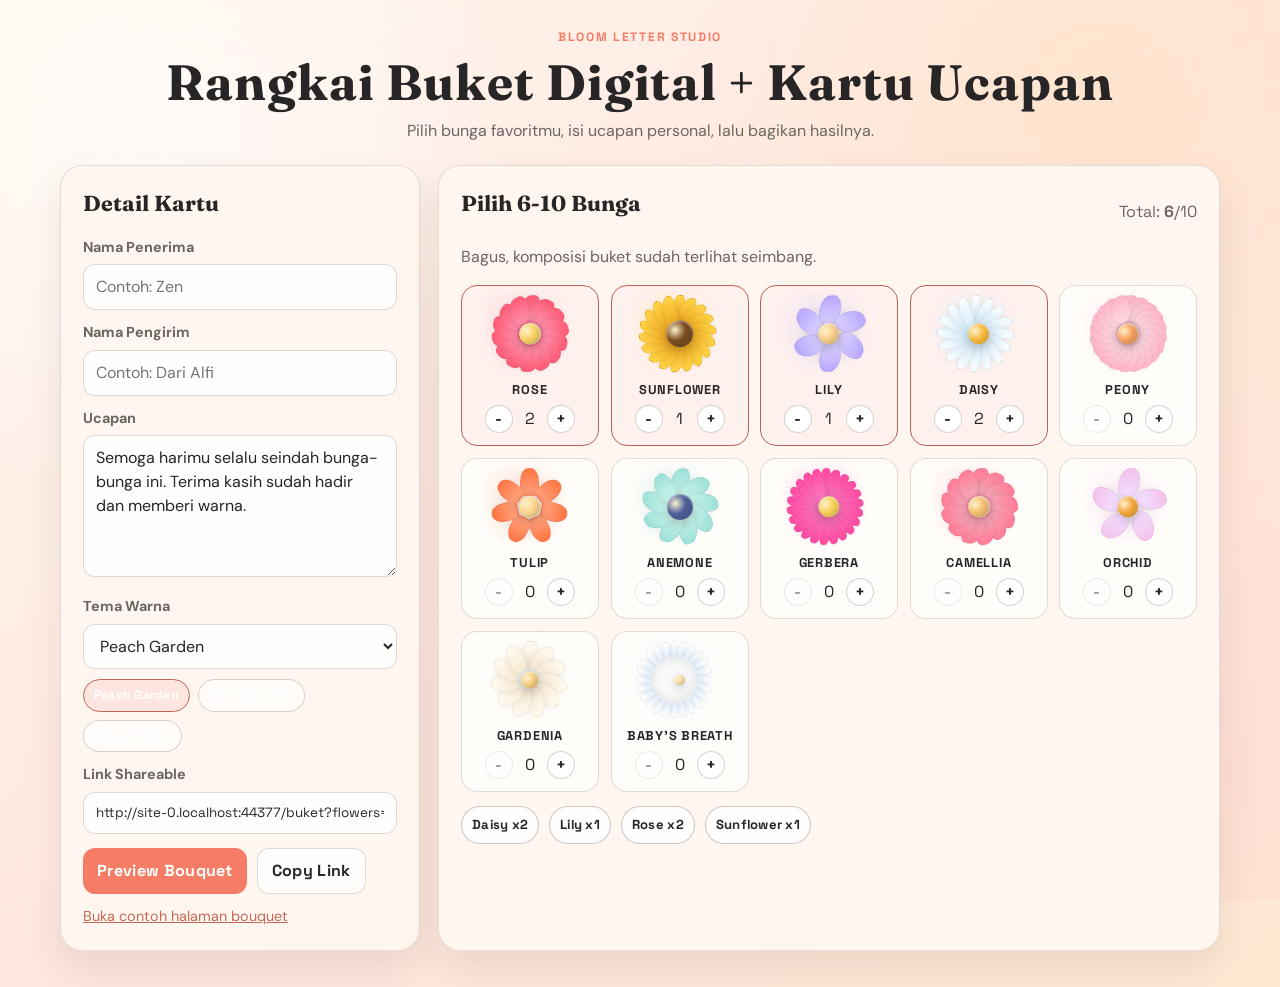
<file: index.html>
<!doctype html>
<html lang="id">
  <head>
    <meta charset="UTF-8" />
    <meta name="viewport" content="width=device-width, initial-scale=1.0" />
    <title>Bloom Letter Studio | Custom Bouquet Card</title>
    <meta
      name="description"
      content="Buat kartu ucapan buket bunga yang bisa di-custom dan dibagikan lewat link."
    />
    <link rel="preconnect" href="https://fonts.googleapis.com" />
    <link rel="preconnect" href="https://fonts.gstatic.com" crossorigin />
    <link
      href="https://fonts.googleapis.com/css2?family=DM+Sans:wght@400;500;700&family=Fraunces:opsz,wght@9..144,500;9..144,700&family=Space+Grotesk:wght@500;700&display=swap"
      rel="stylesheet"
    />
    <link rel="stylesheet" href="./styles/layout.css" />
    <link rel="stylesheet" href="./styles/flower.css" />
    <link rel="stylesheet" href="./styles/animation.css" />
    <link rel="stylesheet" href="./styles/index.css" />
    <script src="./scripts/options.js" defer></script>
    <script src="./scripts/index.js" defer></script>
  </head>
  <body data-page="customizer" data-theme="peach">
    <main class="page page-customizer">
      <header class="hero">
        <p class="eyebrow">Bloom Letter Studio</p>
        <h1>Rangkai Buket Digital + Kartu Ucapan</h1>
        <p class="subtitle">
          Pilih bunga favoritmu, isi ucapan personal, lalu bagikan hasilnya.
        </p>
      </header>

      <section class="customizer-layout">
        <article class="panel panel-form">
          <h2>Detail Kartu</h2>

          <label class="field-label" for="recipientInput">Nama Penerima</label>
          <input id="recipientInput" type="text" placeholder="Contoh: Zen" maxlength="60" />

          <label class="field-label" for="senderInput">Nama Pengirim</label>
          <input id="senderInput" type="text" placeholder="Contoh: Dari Alfi" maxlength="60" />

          <label class="field-label" for="messageInput">Ucapan</label>
          <textarea id="messageInput" rows="5" maxlength="260"></textarea>

          <label class="field-label" for="themeInput">Tema Warna</label>
          <select id="themeInput"></select>

          <div id="themeQuickPick" class="theme-quick-pick" aria-label="Tema cepat"></div>

          <label class="field-label" for="shareLink">Link Shareable</label>
          <input id="shareLink" type="text" readonly />

          <div class="button-row">
            <button id="previewButton" type="button">Preview Bouquet</button>
            <button id="copyButton" type="button" class="button-soft">Copy Link</button>
          </div>

          <a class="text-link" href="./buket" target="_blank" rel="noopener noreferrer"
            >Buka contoh halaman bouquet</a
          >
        </article>

        <article class="panel panel-picker">
          <div class="picker-head">
            <h2>Pilih 6-10 Bunga</h2>
            <p>Total: <strong id="totalValue">0</strong>/10</p>
          </div>

          <p id="selectionHelper" class="picker-helper">
            Rekomendasi: 6-10 bunga untuk susunan buket yang lebih cantik.
          </p>

          <div id="flowerPicker" class="flower-picker" aria-label="Daftar bunga"></div>

          <div id="selectionChips" class="selection-chips" aria-live="polite"></div>
        </article>
      </section>
    </main>
  </body>
</html>
</file>
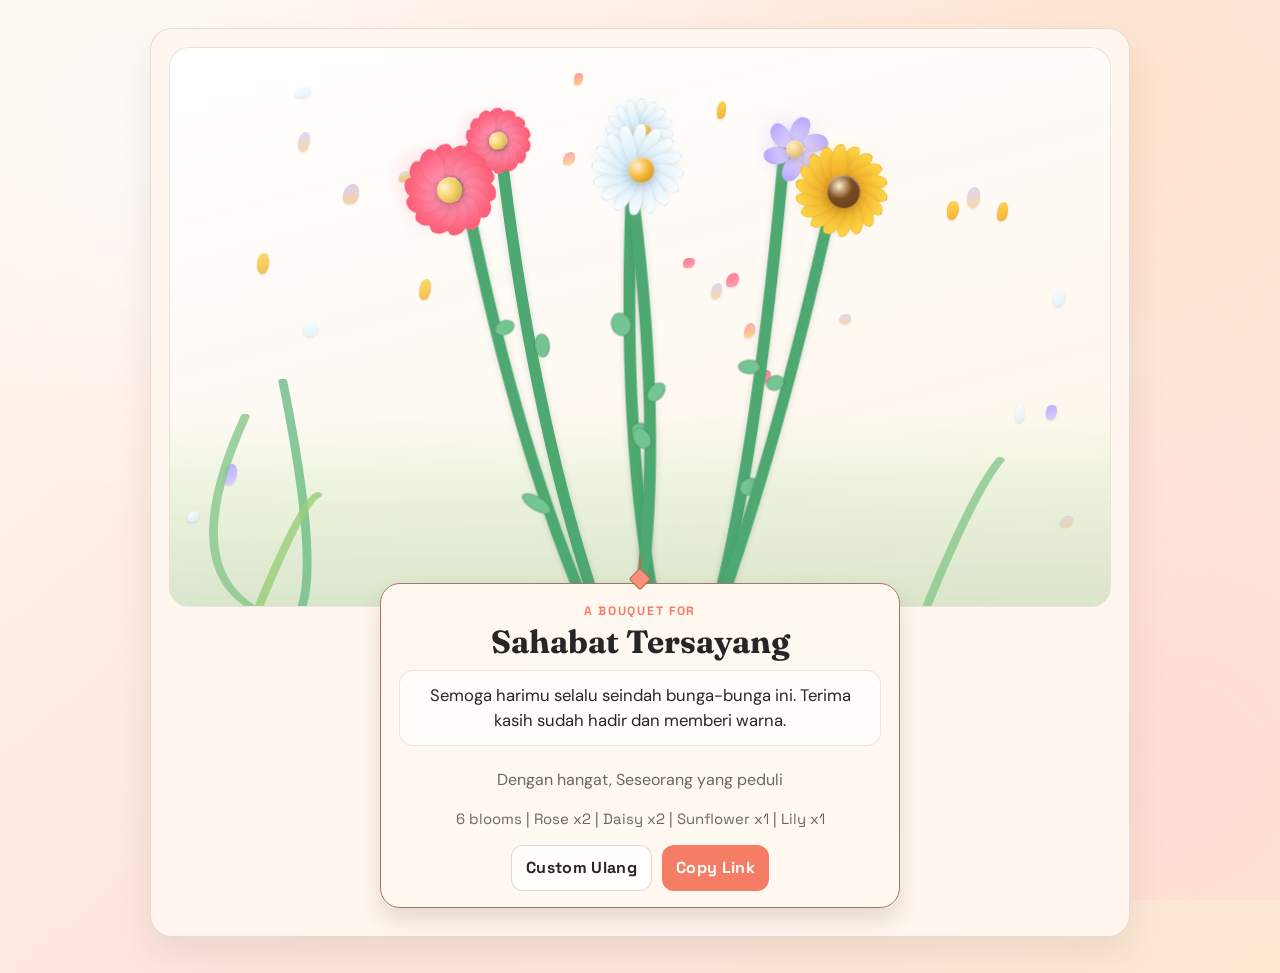
<file: buket/index.html>
<!doctype html>
<html lang="id">
  <head>
    <meta charset="UTF-8" />
    <meta name="viewport" content="width=device-width, initial-scale=1.0" />
    <title>Digital Bouquet Card</title>
    <meta
      name="description"
      content="Tampilan bouquet bunga digital dengan kartu ucapan yang bisa dibagikan lewat link."
    />
    <link rel="preconnect" href="https://fonts.googleapis.com" />
    <link rel="preconnect" href="https://fonts.gstatic.com" crossorigin />
    <link
      href="https://fonts.googleapis.com/css2?family=DM+Sans:wght@400;500;700&family=Fraunces:opsz,wght@9..144,500;9..144,700&family=Space+Grotesk:wght@500;700&display=swap"
      rel="stylesheet"
    />
    <link rel="stylesheet" href="../styles/layout.css" />
    <link rel="stylesheet" href="../styles/flower.css" />
    <link rel="stylesheet" href="../styles/animation.css" />
    <link rel="stylesheet" href="../styles/index.css" />
    <script src="../scripts/options.js" defer></script>
    <script src="../scripts/index.js" defer></script>
  </head>
  <body data-page="bouquet" data-theme="peach">
    <main class="page page-bouquet">
      <section class="bouquet-layout bouquet-layout-single">
        <article class="panel bouquet-stage-wrap">
          <div class="bouquet-stage" aria-label="Susunan buket bunga">
            <div id="petalRain" class="petal-rain" aria-hidden="true"></div>
            <svg
              id="bouquetStemCanvas"
              class="bouquet-stem-canvas"
              viewBox="0 0 100 100"
              preserveAspectRatio="none"
              aria-hidden="true"
            ></svg>
            <div id="bouquetCanvas" class="bouquet-canvas"></div>
          </div>

          <section class="hanging-letter">
            <p class="eyebrow">A Bouquet For</p>
            <h1 id="toName">Sahabat Tersayang</h1>
            <p id="messageText"></p>
            <p class="signature">Dengan hangat, <span id="fromName"></span></p>
            <p id="bloomMeta" class="bloom-meta"></p>

            <div class="button-row">
              <a id="editLink" href="../index.html" class="button-soft">Custom Ulang</a>
              <button id="copyShareButton" type="button">Copy Link</button>
            </div>
          </section>
        </article>
      </section>
    </main>
  </body>
</html>
</file>
<file: styles/layout.css>
:root {
  --font-display: "Fraunces", serif;
  --font-body: "DM Sans", sans-serif;
  --font-accent: "Space Grotesk", sans-serif;
  --ink: #272525;
  --ink-soft: #6a6662;
  --panel-border: rgba(42, 34, 30, 0.12);
  --theme-bg: linear-gradient(140deg, #fff8ef 0%, #ffe6df 52%, #ffe9d3 100%);
  --theme-card: #fff7ef;
  --theme-accent: #f57d65;
}

* {
  box-sizing: border-box;
}

html,
body {
  margin: 0;
  min-height: 100%;
}

body {
  font-family: var(--font-body);
  color: var(--ink);
  background: var(--theme-bg);
  line-height: 1.5;
  padding: 28px 20px 36px;
}

body::before {
  content: "";
  position: fixed;
  inset: 0;
  background-image: radial-gradient(circle at 12% 16%, rgba(255, 255, 255, 0.6) 0, transparent 28%),
    radial-gradient(circle at 86% 11%, rgba(255, 227, 186, 0.45) 0, transparent 31%),
    radial-gradient(circle at 92% 86%, rgba(255, 194, 206, 0.28) 0, transparent 29%);
  pointer-events: none;
  z-index: -1;
}

.page {
  width: min(1160px, 100%);
  margin: 0 auto;
}

.hero {
  text-align: center;
  margin-bottom: 22px;
}

.eyebrow {
  margin: 0;
  letter-spacing: 0.14em;
  text-transform: uppercase;
  font-family: var(--font-accent);
  font-weight: 700;
  color: var(--theme-accent);
  font-size: 0.76rem;
}

.hero h1 {
  margin: 10px 0;
  font-family: var(--font-display);
  font-size: clamp(1.85rem, 4vw, 3.1rem);
  letter-spacing: 0.02em;
  line-height: 1.06;
}

.subtitle {
  width: min(760px, 100%);
  margin: 0 auto;
  color: var(--ink-soft);
}

.subtitle code {
  font-family: var(--font-accent);
  background: rgba(255, 255, 255, 0.72);
  border: 1px solid rgba(34, 28, 25, 0.1);
  border-radius: 999px;
  padding: 1px 8px;
  font-size: 0.9em;
}

.customizer-layout {
  display: grid;
  grid-template-columns: minmax(290px, 360px) minmax(0, 1fr);
  gap: 18px;
}

.panel {
  background: var(--theme-card);
  border: 1px solid var(--panel-border);
  border-radius: 22px;
  box-shadow: 0 18px 38px rgba(43, 31, 25, 0.09);
}

.panel-form {
  padding: 22px;
  align-self: start;
}

.panel-picker {
  padding: 22px;
}

.panel h2 {
  margin: 0 0 16px;
  font-family: var(--font-display);
  font-size: clamp(1.15rem, 1.7vw, 1.56rem);
}

.picker-head {
  display: flex;
  align-items: center;
  justify-content: space-between;
  gap: 10px;
  margin-bottom: 8px;
}

.picker-head p {
  margin: 0;
  font-family: var(--font-accent);
  color: var(--ink-soft);
}

.picker-helper {
  margin: 0;
  color: var(--ink-soft);
}

.flower-picker {
  display: grid;
  grid-template-columns: repeat(auto-fit, minmax(124px, 1fr));
  gap: 12px;
  margin-top: 16px;
}

.selection-chips {
  display: flex;
  flex-wrap: wrap;
  gap: 10px;
  margin-top: 14px;
  min-height: 38px;
}

.page-bouquet {
  display: block;
}

.bouquet-layout {
  width: 100%;
  display: block;
}

.bouquet-layout-single {
  width: min(980px, 100%);
  margin: 0 auto;
}

.signature {
  padding-top: 6px;
  color: var(--ink-soft);
}

.bloom-meta {
  margin-top: 4px;
  font-family: var(--font-accent);
  font-size: 0.93rem;
  color: var(--ink-soft);
}

.bouquet-stage-wrap {
  padding: 18px 18px 28px;
  overflow: visible;
  display: flex;
  flex-direction: column;
  align-items: center;
  gap: 0;
}

.bouquet-stage {
  position: relative;
  width: 100%;
  min-height: 560px;
  border-radius: 20px;
  background: linear-gradient(165deg, rgba(255, 255, 255, 0.9) 0%, rgba(254, 244, 232, 0.86) 100%);
  border: 1px solid rgba(42, 30, 24, 0.1);
  overflow: hidden;
}

.bouquet-canvas {
  position: absolute;
  inset: 0;
  z-index: 30;
}

.petal-rain {
  position: absolute;
  inset: 0;
  overflow: hidden;
  z-index: 11;
  pointer-events: none;
}

.bouquet-stem-canvas {
  position: absolute;
  inset: 0;
  width: 100%;
  height: 100%;
  z-index: 16;
}

.bouquet-wrap {
  display: none;
}

.bouquet-stage::after {
  content: "";
  position: absolute;
  left: 0;
  right: 0;
  bottom: 0;
  height: 34%;
  background: linear-gradient(
    180deg,
    rgba(222, 245, 215, 0) 0%,
    rgba(205, 234, 189, 0.34) 34%,
    rgba(173, 208, 160, 0.45) 100%
  );
  z-index: 9;
  pointer-events: none;
}

.rain-petal {
  position: absolute;
  display: block;
  top: 0;
  left: 0;
  width: var(--petal-w, 10px);
  height: var(--petal-h, 14px);
  border-radius: var(--petal-radius, 72% 38% 66% 42%);
  background: linear-gradient(165deg, var(--petal-a, #ffd8e5), var(--petal-b, #ffafc7));
  opacity: 0.78;
  animation:
    petal-fall var(--fall-duration, 10s) linear infinite,
    petal-spin var(--spin-duration, 3.6s) ease-in-out infinite;
  animation-delay: var(--fall-delay, 0s);
  filter: drop-shadow(0 1px 1px rgba(94, 72, 68, 0.2));
}

.rain-petal.alt {
  border-radius: var(--petal-radius-alt, 60% 46% 74% 40%);
  opacity: 0.92;
}

.hanging-letter {
  width: min(520px, 90%);
  margin-top: -24px;
  background: linear-gradient(170deg, color-mix(in srgb, var(--theme-card) 96%, #fff) 0%, #fff9f1 100%);
  border: 1px solid color-mix(in srgb, var(--theme-accent) 26%, #8a7365);
  border-radius: 20px;
  box-shadow: 0 12px 22px rgba(55, 38, 32, 0.14);
  padding: 18px 18px 16px;
  position: relative;
  text-align: center;
}

.hanging-letter::before {
  content: "";
  position: absolute;
  top: -28px;
  left: 50%;
  width: 2px;
  height: 30px;
  transform: translateX(-50%);
  background: color-mix(in srgb, var(--theme-accent) 58%, #715348);
}

.hanging-letter::after {
  content: "";
  position: absolute;
  top: -13px;
  left: 50%;
  width: 14px;
  height: 14px;
  transform: translateX(-50%) rotate(45deg);
  border-radius: 2px;
  background: color-mix(in srgb, var(--theme-accent) 82%, #f9e6d3);
  border: 1px solid color-mix(in srgb, var(--theme-accent) 55%, #6a4b40);
}

.hanging-letter .eyebrow {
  margin-bottom: 4px;
}

.hanging-letter h1 {
  margin: 0;
  font-family: var(--font-display);
  font-size: clamp(1.32rem, 2.6vw, 2rem);
  line-height: 1.12;
}

.hanging-letter #messageText {
  margin: 10px 0 6px;
  padding: 12px 10px;
  border-radius: 14px;
  border: 1px dashed color-mix(in srgb, var(--theme-accent) 30%, #9c7d67);
  background: rgba(255, 255, 255, 0.74);
  white-space: pre-wrap;
}

.hanging-letter .button-row {
  justify-content: center;
  margin-top: 10px;
}

.bloom-item {
  position: absolute;
  transform: translateX(-50%) rotate(var(--bloom-angle));
  transform-origin: 50% 100%;
  pointer-events: none;
}

.bloom-sway {
  animation: bloom-wind var(--wind-duration, 5.8s) ease-in-out infinite;
  animation-delay: var(--wind-delay, 0s);
  transform-origin: 50% 100%;
}

.bloom-item .flower-token {
  transform: scale(var(--bloom-scale, 1));
  transform-origin: 50% 100%;
}

.stem-path {
  fill: none;
  stroke: #4ea871;
  stroke-linecap: round;
  stroke-width: 1.25;
  filter: drop-shadow(0 0.25px 0.35px rgba(40, 74, 51, 0.2));
}

.stem-leaf {
  fill: #73c592;
  stroke: rgba(63, 108, 77, 0.22);
  stroke-width: 0.25;
}

.foliage-path {
  fill: none;
  stroke-linecap: round;
  stroke-width: 0.95;
  opacity: 0.82;
}

.foliage-tip {
  opacity: 0.88;
}

@media (max-width: 980px) {
  .customizer-layout {
    grid-template-columns: 1fr;
  }

  .panel-form {
    order: 2;
  }

  .panel-picker {
    order: 1;
  }

  .bouquet-stage {
    min-height: 490px;
  }

  .hanging-letter {
    width: min(560px, 92%);
  }
}

@media (max-width: 620px) {
  body {
    padding: 16px 12px 24px;
  }

  .hero {
    margin-bottom: 16px;
  }

  .panel-form,
  .panel-picker,
  .bouquet-stage-wrap {
    padding: 16px;
  }

  .flower-picker {
    grid-template-columns: repeat(2, minmax(0, 1fr));
  }

  .bouquet-stage {
    min-height: 420px;
  }

  .hanging-letter {
    width: min(96%, 360px);
    margin-top: -16px;
    padding: 14px 12px;
  }

  .hanging-letter::before {
    top: -20px;
    height: 22px;
  }
}
</file>
<file: styles/flower.css>
.flower-token {
  --head-size: 92px;
  --petal-count: 12;
  --petal-a: #ff7992;
  --petal-b: #ff9cb0;
  --core: #f7d36a;
  --halo: rgba(255, 121, 146, 0.3);
  position: relative;
  width: var(--head-size);
  height: var(--head-size);
  flex: 0 0 auto;
  display: inline-flex;
  align-items: center;
  justify-content: center;
  overflow: visible;
}

.flower-token.size-sm {
  --head-size: 76px;
}

.flower-token.size-md {
  --head-size: 96px;
}

.flower-token.size-lg {
  --head-size: 118px;
}

.flower-token.with-stem {
  height: calc(var(--head-size) + 182px);
}

.flower-halo {
  position: absolute;
  top: 50%;
  left: 50%;
  width: calc(var(--head-size) * 1.16);
  height: calc(var(--head-size) * 1.12);
  transform: translate(-50%, -50%) rotate(-5deg);
  background: radial-gradient(circle at 42% 42%, color-mix(in srgb, var(--halo) 90%, #fff) 0%, transparent 68%);
  filter: blur(3px);
  z-index: 0;
}

.flower-head {
  position: absolute;
  top: 50%;
  left: 50%;
  width: var(--head-size);
  height: var(--head-size);
  transform: translate(-50%, -50%);
  border-radius: 50%;
  z-index: 3;
}

.petals {
  position: absolute;
  inset: 0;
}

.petal {
  position: absolute;
  left: 50%;
  top: 50%;
  width: calc(var(--head-size) * 0.26);
  height: calc(var(--head-size) * 0.42);
  margin-left: calc(var(--head-size) * -0.13);
  margin-top: calc(var(--head-size) * -0.35);
  border-radius: 74% 32% 72% 38%;
  background: linear-gradient(180deg, var(--petal-a) 0%, var(--petal-b) 82%);
  border: 1px solid rgba(31, 24, 21, 0.06);
  transform-origin: 50% calc(var(--head-size) * 0.35);
  transform: rotate(calc(var(--i) * (360deg / var(--petal-count)))) translateY(calc(var(--head-size) * -0.16));
  box-shadow: 0 4px 8px rgba(21, 15, 12, 0.07);
}

.flower-center {
  position: absolute;
  left: 50%;
  top: 50%;
  width: calc(var(--head-size) * 0.28);
  height: calc(var(--head-size) * 0.28);
  transform: translate(-50%, -50%);
  border-radius: 50%;
  background: radial-gradient(circle at 32% 36%, #fff2ca 0%, var(--core) 43%, color-mix(in srgb, var(--core) 70%, #231f1f) 100%);
  box-shadow: inset 0 1px 2px rgba(255, 255, 255, 0.55), 0 4px 10px rgba(32, 24, 17, 0.2);
  z-index: 2;
}

.flower-stem {
  position: absolute;
  left: 50%;
  bottom: 10px;
  width: 8px;
  height: 170px;
  transform: translateX(-50%);
  border-radius: 999px;
  background: linear-gradient(180deg, #6cb586 0%, #4d9b66 100%);
  box-shadow: 0 1px 3px rgba(20, 37, 25, 0.25);
  z-index: 1;
}

.flower-leaf {
  position: absolute;
  bottom: 74px;
  width: 34px;
  height: 17px;
  border-radius: 90% 40% 90% 50%;
  background: linear-gradient(140deg, #8bd4a0 0%, #5da072 100%);
  border: 1px solid rgba(45, 88, 59, 0.2);
  z-index: 2;
}

.flower-token.with-stem .flower-head,
.flower-token.with-stem .flower-halo {
  top: calc(var(--head-size) * 0.56);
}

.flower-token.with-stem .flower-stem {
  bottom: 6px;
  height: 186px;
}

.flower-token.with-stem .flower-leaf {
  bottom: 74px;
}

.leaf-left {
  left: calc(50% - 26px);
  transform: rotate(-26deg);
}

.leaf-right {
  left: calc(50% - 4px);
  transform: scaleX(-1) rotate(-18deg);
}

.flower-sunflower .petal {
  width: calc(var(--head-size) * 0.2);
  height: calc(var(--head-size) * 0.46);
  border-radius: 80% 22% 75% 36%;
}

.flower-sunflower .flower-center {
  width: calc(var(--head-size) * 0.36);
  height: calc(var(--head-size) * 0.36);
}

.flower-daisy .petal,
.flower-gerbera .petal {
  width: calc(var(--head-size) * 0.16);
  height: calc(var(--head-size) * 0.46);
  border-radius: 62% 28% 68% 36%;
}

.flower-lily .petal,
.flower-orchid .petal {
  width: calc(var(--head-size) * 0.29);
  height: calc(var(--head-size) * 0.4);
  border-radius: 78% 44% 78% 44%;
}

.flower-tulip .petal {
  width: calc(var(--head-size) * 0.25);
  height: calc(var(--head-size) * 0.36);
  border-radius: 84% 84% 42% 42%;
}

.flower-anemone .flower-center {
  width: calc(var(--head-size) * 0.34);
  height: calc(var(--head-size) * 0.34);
}

.flower-camellia .petal,
.flower-peony .petal,
.flower-rose .petal {
  width: calc(var(--head-size) * 0.27);
  height: calc(var(--head-size) * 0.37);
}

.flower-gardenia .petal {
  width: calc(var(--head-size) * 0.24);
  height: calc(var(--head-size) * 0.38);
  border-radius: 88% 52% 80% 46%;
}

.flower-gardenia .flower-center {
  width: calc(var(--head-size) * 0.22);
  height: calc(var(--head-size) * 0.22);
}

.flower-babysbreath .petal {
  width: calc(var(--head-size) * 0.11);
  height: calc(var(--head-size) * 0.23);
  border-radius: 64% 38% 66% 42%;
}

.flower-babysbreath .flower-center {
  width: calc(var(--head-size) * 0.15);
  height: calc(var(--head-size) * 0.15);
}
</file>
<file: styles/animation.css>
@keyframes rise-in {
  from {
    opacity: 0;
    transform: translateY(20px) scale(0.98);
  }
  to {
    opacity: 1;
    transform: translateY(0) scale(1);
  }
}

@keyframes bloom-pop {
  0% {
    opacity: 0;
    transform: translateX(-50%) rotate(var(--bloom-angle)) translateY(38px) scale(0.72);
  }
  65% {
    opacity: 1;
    transform: translateX(-50%) rotate(var(--bloom-angle)) translateY(-3px) scale(1.03);
  }
  100% {
    opacity: 1;
    transform: translateX(-50%) rotate(var(--bloom-angle)) translateY(0) scale(1);
  }
}

@keyframes stem-sway {
  0%,
  100% {
    transform: rotate(-1.6deg);
  }
  50% {
    transform: rotate(1.8deg);
  }
}

@keyframes float-gentle {
  0%,
  100% {
    transform: translateY(0px);
  }
  50% {
    transform: translateY(-6px);
  }
}

@keyframes halo-breathe {
  0%,
  100% {
    opacity: 0.86;
    transform: translate(-50%, -50%) scale(1) rotate(-5deg);
  }
  50% {
    opacity: 1;
    transform: translate(-50%, -50%) scale(1.06) rotate(-3deg);
  }
}

@keyframes stem-fade-in {
  from {
    opacity: 0;
  }
  to {
    opacity: 1;
  }
}

@keyframes bloom-wind {
  0%,
  100% {
    transform: rotate(calc(var(--wind-amp, 2.2deg) * -1)) translateY(0);
  }
  50% {
    transform: rotate(var(--wind-amp, 2.2deg)) translateY(-1px);
  }
}

@keyframes petal-fall {
  0% {
    opacity: 0.18;
    transform: translate3d(0, -8%, 0) rotate(0deg);
  }
  10% {
    opacity: 0.9;
  }
  100% {
    opacity: 0.2;
    transform: translate3d(var(--fall-drift, 16px), 122%, 0) rotate(420deg);
  }
}

@keyframes petal-spin {
  0%,
  100% {
    transform-origin: 50% 50%;
  }
  50% {
    transform-origin: 35% 65%;
  }
}

.hero,
.panel {
  animation: rise-in 720ms ease both;
}

.panel-form {
  animation-delay: 90ms;
}

.panel-picker,
.bouquet-stage-wrap {
  animation-delay: 150ms;
}

.flower-option {
  animation: rise-in 620ms ease both;
}

.flower-option:nth-child(2n) {
  animation-delay: 40ms;
}

.flower-option:nth-child(3n) {
  animation-delay: 90ms;
}

.message-card {
  animation: rise-in 800ms ease both;
}

.bouquet-stage {
  animation: rise-in 900ms ease both;
}

.bloom-item {
  opacity: 0;
  animation: bloom-pop 880ms cubic-bezier(0.2, 0.88, 0.24, 1) forwards;
  animation-delay: var(--bloom-delay);
}

.stem-group {
  opacity: 0;
  animation: stem-fade-in 680ms ease forwards;
  animation-delay: var(--stem-delay, 0s);
}

.bloom-item .flower-halo {
  animation: halo-breathe 3.2s ease-in-out infinite;
}

.hanging-letter .eyebrow {
  animation: float-gentle 3.6s ease-in-out infinite;
}

@media (prefers-reduced-motion: reduce) {
  *,
  *::before,
  *::after {
    animation: none !important;
    transition: none !important;
    scroll-behavior: auto !important;
  }

  .rain-petal {
    opacity: 0.55 !important;
  }
}
</file>
<file: styles/index.css>
body[data-theme="peach"] {
  --theme-bg: linear-gradient(140deg, #fff8ef 0%, #ffe6df 52%, #ffe9d3 100%);
  --theme-card: #fff7ef;
  --theme-accent: #f57d65;
}

body[data-theme="mint"] {
  --theme-bg: linear-gradient(135deg, #f2fff9 0%, #daf5ed 48%, #e4f3ff 100%);
  --theme-card: #f8fffc;
  --theme-accent: #418f7c;
}

body[data-theme="sunset"] {
  --theme-bg: linear-gradient(145deg, #fff1eb 0%, #ffd5bf 46%, #ffd0d9 100%);
  --theme-card: #fff7f4;
  --theme-accent: #b9654f;
}

.field-label {
  display: block;
  margin: 12px 0 6px;
  font-size: 0.9rem;
  font-weight: 700;
  color: var(--ink-soft);
}

input,
textarea,
select,
button,
a {
  font: inherit;
}

input,
textarea,
select {
  width: 100%;
  border: 1px solid rgba(40, 32, 28, 0.16);
  background: rgba(255, 255, 255, 0.84);
  border-radius: 12px;
  padding: 10px 12px;
  color: var(--ink);
}

input:focus,
textarea:focus,
select:focus,
button:focus-visible,
a:focus-visible {
  outline: 2px solid color-mix(in srgb, var(--theme-accent) 70%, white);
  outline-offset: 1px;
}

#shareLink {
  font-family: var(--font-accent);
  font-size: 0.84rem;
}

.theme-quick-pick {
  margin-top: 10px;
  display: flex;
  flex-wrap: wrap;
  gap: 8px;
}

.theme-pill {
  border: 1px solid rgba(58, 42, 35, 0.2);
  border-radius: 999px;
  background: rgba(255, 255, 255, 0.64);
  padding: 6px 10px;
  font-family: var(--font-accent);
  font-size: 0.77rem;
  cursor: pointer;
}

.theme-pill.selected {
  background: color-mix(in srgb, var(--theme-accent) 20%, #ffffff);
  border-color: color-mix(in srgb, var(--theme-accent) 66%, #4d3732);
}

.button-row {
  display: flex;
  flex-wrap: wrap;
  gap: 10px;
  margin-top: 14px;
}

button,
.button-soft {
  border: 0;
  background: var(--theme-accent);
  color: #fff;
  border-radius: 12px;
  padding: 10px 14px;
  font-family: var(--font-accent);
  font-weight: 700;
  letter-spacing: 0.02em;
  cursor: pointer;
  text-decoration: none;
  text-align: center;
}

button:disabled {
  opacity: 0.45;
  cursor: not-allowed;
}

.button-soft {
  background: rgba(255, 255, 255, 0.86);
  color: var(--ink);
  border: 1px solid rgba(51, 38, 32, 0.17);
}

.text-link {
  display: inline-block;
  margin-top: 12px;
  font-size: 0.9rem;
  color: color-mix(in srgb, var(--theme-accent) 74%, #412f29);
}

.flower-option {
  border: 1px solid rgba(42, 32, 27, 0.15);
  border-radius: 16px;
  background: rgba(255, 255, 255, 0.68);
  padding: 10px 8px 12px;
  display: flex;
  flex-direction: column;
  align-items: center;
  gap: 6px;
}

.flower-option.active {
  border-color: color-mix(in srgb, var(--theme-accent) 60%, #593f36);
  background: color-mix(in srgb, var(--theme-accent) 11%, #ffffff);
}

.flower-option h3 {
  margin: 2px 0 0;
  font-family: var(--font-accent);
  font-size: 0.8rem;
  letter-spacing: 0.06em;
  text-transform: uppercase;
}

.option-controls {
  display: flex;
  align-items: center;
  gap: 8px;
}

.qty-button {
  width: 28px;
  height: 28px;
  display: inline-flex;
  justify-content: center;
  align-items: center;
  border-radius: 50%;
  border: 1px solid rgba(46, 35, 30, 0.2);
  background: #fff;
  color: var(--ink);
  padding: 0;
}

.qty-value {
  min-width: 18px;
  text-align: center;
  font-family: var(--font-accent);
}

.selection-chip {
  border: 1px solid rgba(51, 37, 31, 0.26);
  border-radius: 999px;
  padding: 6px 10px;
  background: rgba(255, 255, 255, 0.83);
  color: var(--ink);
  font-family: var(--font-accent);
  font-size: 0.82rem;
}

.hanging-letter #messageText {
  font-size: 1.04rem;
  white-space: pre-wrap;
  background: rgba(255, 255, 255, 0.68);
  border: 1px solid rgba(54, 42, 37, 0.11);
  border-radius: 14px;
  padding: 12px;
}
</file>
